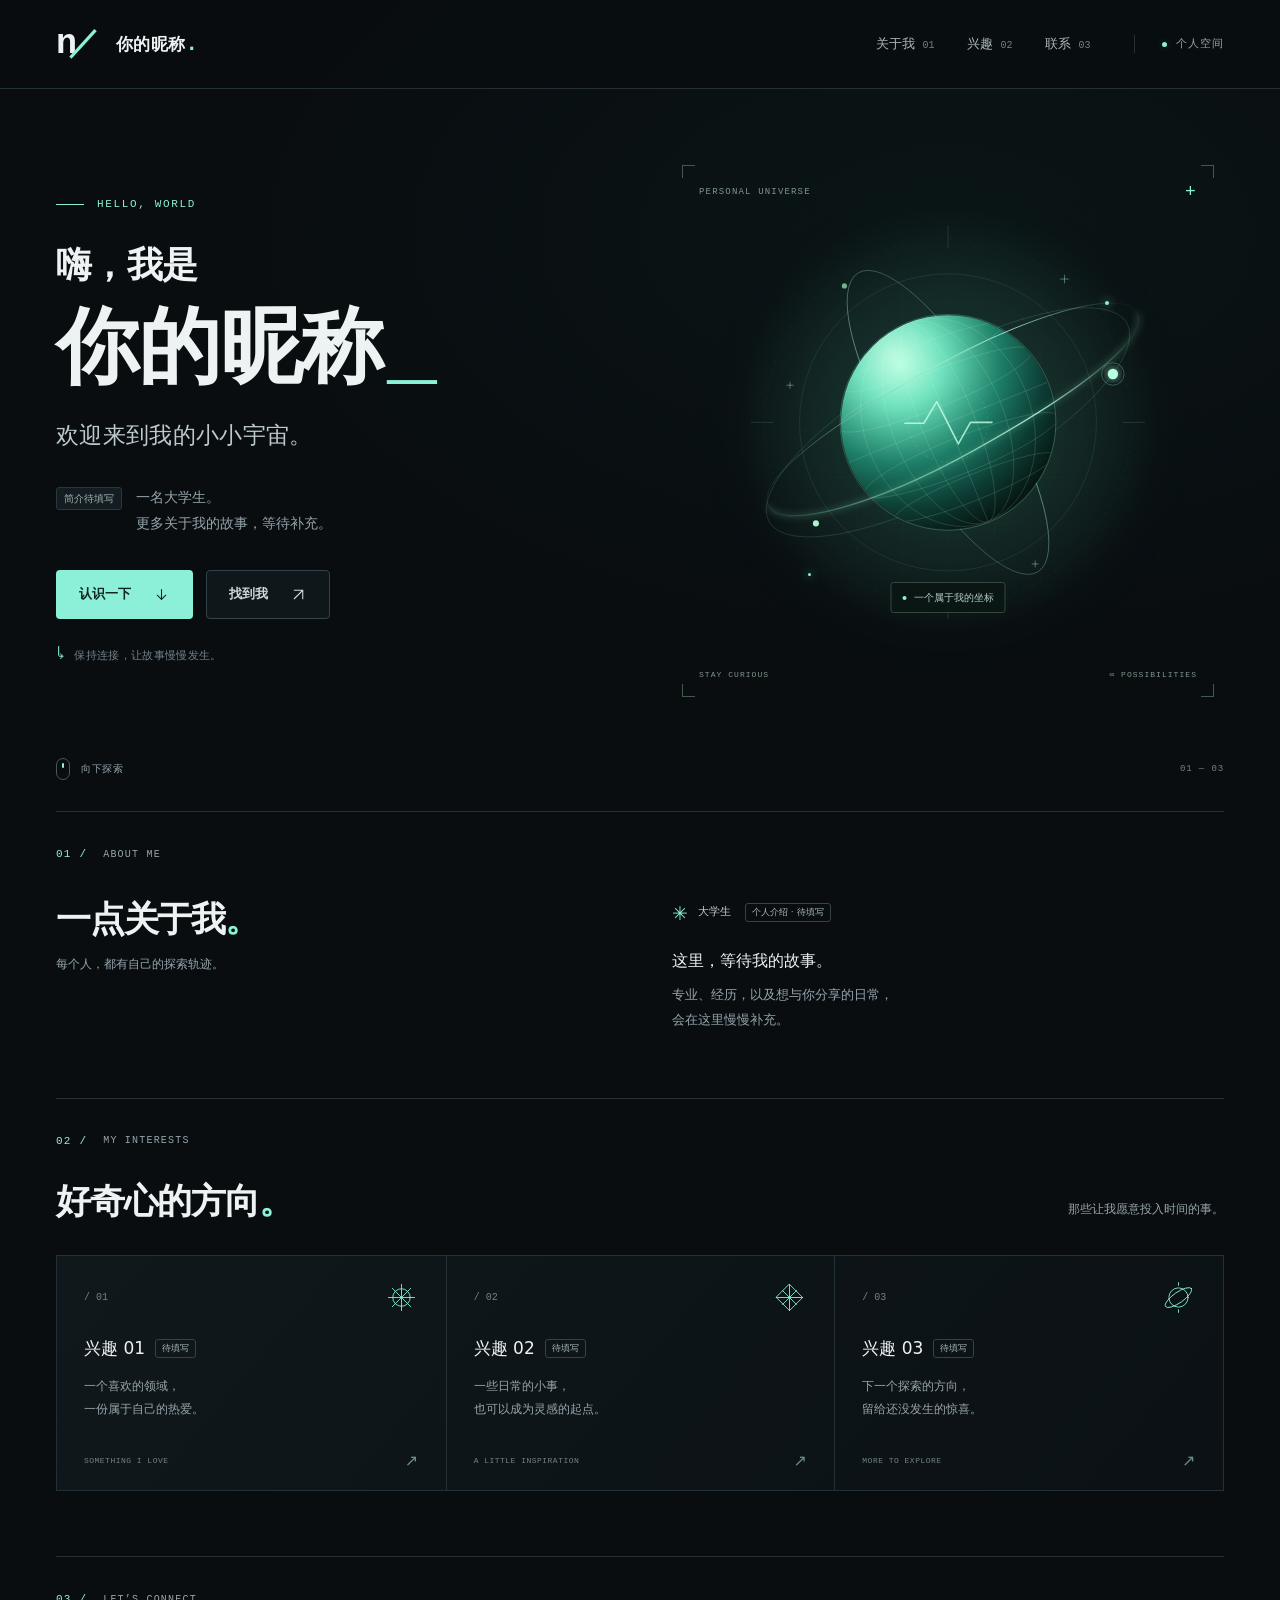
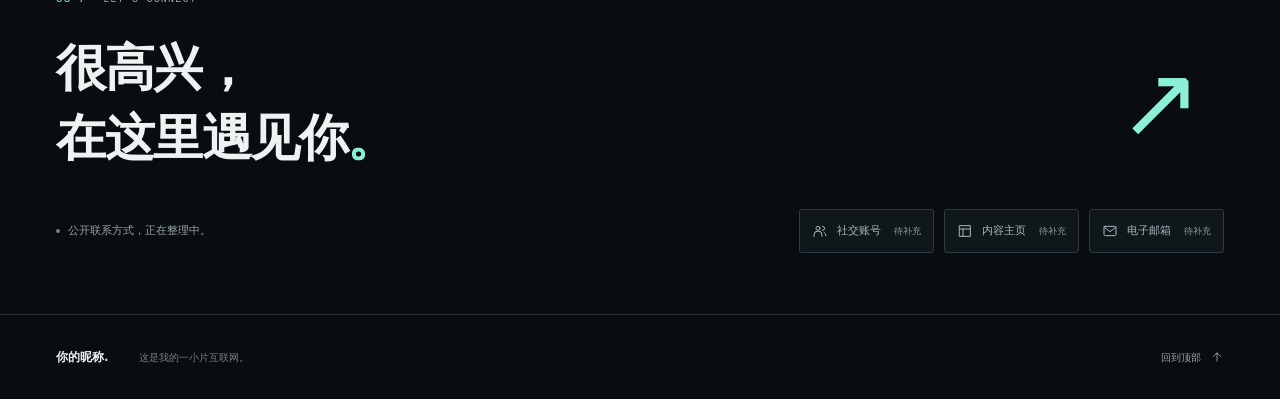
<file: index.html>
<!DOCTYPE html>
<html lang="zh-CN">
<head>
  <meta charset="utf-8">
  <meta name="viewport" content="width=device-width, initial-scale=1">
  <meta name="theme-color" content="#090d10">
  <meta name="description" content="我的个人空间。在这里，认识我、了解我的兴趣，找到与我联系的方式。">
  <title>你的昵称 · 个人空间</title>
  <link rel="icon" href="assets/favicon.svg" type="image/svg+xml">
  <link rel="stylesheet" href="styles.css">
  <script src="script.js" defer></script>
</head>
<body>
  <a class="skip-link" href="#main">跳到主要内容</a>

  <header class="site-header">
    <div class="container header-inner">
      <a class="brand" href="#home" aria-label="你的昵称，返回首页">
        <span class="brand-symbol" aria-hidden="true">n<span>／</span></span>
        <span class="brand-name">你的昵称<span class="brand-dot">.</span></span>
      </a>

      <button class="nav-toggle" type="button" aria-expanded="false" aria-controls="site-nav" aria-label="打开导航菜单">
        <span></span><span></span>
      </button>

      <nav class="site-nav" id="site-nav" aria-label="主要导航">
        <a href="#about">关于我<span>01</span></a>
        <a href="#interests">兴趣<span>02</span></a>
        <a href="#contact">联系<span>03</span></a>
      </nav>
      <span class="header-note"><span aria-hidden="true"></span>个人空间</span>
    </div>
  </header>

  <main id="main" tabindex="-1">
    <section class="hero container" id="home" aria-labelledby="hero-heading">
      <div class="hero-copy">
        <p class="eyebrow hero-eyebrow"><span class="short-line" aria-hidden="true"></span> HELLO, WORLD</p>
        <h1 id="hero-heading"><span class="greeting">嗨，我是</span><span class="nickname">你的昵称<span class="cursor" aria-hidden="true">_</span></span></h1>
        <p class="hero-statement">欢迎来到我的小小宇宙。</p>
        <div class="hero-description">
          <span class="tiny-label">简介待填写</span>
          <p>一名大学生。<br>更多关于我的故事，等待补充。</p>
        </div>
        <div class="hero-actions">
          <a class="button button-primary" href="#about">认识一下<svg viewBox="0 0 24 24" aria-hidden="true"><path d="M12 5v14m-6-6 6 6 6-6"/></svg></a>
          <a class="button button-secondary" href="#contact">找到我<svg viewBox="0 0 24 24" aria-hidden="true"><path d="M6 18 18 6M6 6h12v12"/></svg></a>
        </div>
        <p class="hero-footnote"><span aria-hidden="true">↳</span> 保持连接，让故事慢慢发生。</p>
      </div>

      <div class="hero-art" aria-hidden="true">
        <div class="art-grid"></div>
        <span class="art-corner corner-tl"></span><span class="art-corner corner-tr"></span>
        <span class="art-corner corner-bl"></span><span class="art-corner corner-br"></span>
        <div class="art-topline"><span>PERSONAL UNIVERSE</span><span class="art-cross">+</span></div>
        <div class="orbital-scene">
          <div class="orbital-halo"></div>
          <img class="planet" src="assets/orbit.svg" alt="" width="600" height="600" fetchpriority="high">
          <span class="orbit-marker marker-one"></span><span class="orbit-marker marker-two"></span>
        </div>
        <div class="art-tag"><span class="tag-dot"></span>一个属于我的坐标</div>
        <div class="art-bottomline"><span>STAY CURIOUS</span><span>∞ POSSIBILITIES</span></div>
      </div>
      <a class="scroll-cue" href="#about"><span class="scroll-track" aria-hidden="true"><span></span></span>向下探索<span class="scroll-number" aria-hidden="true">01 — 03</span></a>
    </section>

    <div class="container">
      <section class="about section-block" id="about" aria-labelledby="about-heading" tabindex="-1">
        <div class="section-marker"><span class="section-number">01 /</span><span>ABOUT ME</span></div>
        <div class="about-layout">
          <div>
            <h2 id="about-heading">一点关于我<span class="accent">。</span></h2>
            <p class="section-subtitle">每个人，都有自己的探索轨迹。</p>
          </div>
          <div class="about-copy">
            <div class="profile-label"><span class="mini-orbit" aria-hidden="true">✳</span><span>大学生</span><span class="placeholder-tag">个人介绍 · 待填写</span></div>
            <p>这里，等待我的故事。</p>
            <p class="muted">专业、经历，以及想与你分享的日常，<br class="desktop-break">会在这里慢慢补充。</p>
          </div>
        </div>
      </section>

      <section class="interests section-block" id="interests" aria-labelledby="interests-heading" tabindex="-1">
        <div class="section-marker"><span class="section-number">02 /</span><span>MY INTERESTS</span></div>
        <div class="section-heading-row">
          <h2 id="interests-heading">好奇心的方向<span class="accent">。</span></h2>
          <p class="section-subtitle">那些让我愿意投入时间的事。</p>
        </div>
        <div class="interest-grid">
          <article class="interest-item">
            <div class="interest-top"><span class="interest-index">/ 01</span><svg viewBox="0 0 40 40" aria-hidden="true"><path d="M20 5v30M5 20h30M9.4 9.4l21.2 21.2M9.4 30.6 30.6 9.4"/><circle cx="20" cy="20" r="10"/></svg></div>
            <h3>兴趣 01<span class="placeholder-tag">待填写</span></h3>
            <p>一个喜欢的领域，<br>一份属于自己的热爱。</p>
            <span class="interest-bottom" aria-hidden="true">SOMETHING I LOVE<span>↗</span></span>
          </article>
          <article class="interest-item">
            <div class="interest-top"><span class="interest-index">/ 02</span><svg viewBox="0 0 40 40" aria-hidden="true"><path d="m20 5 15 15-15 15L5 20Zm0 0v30M5 20h30"/><path d="m12 12 16 16m0-16L12 28"/></svg></div>
            <h3>兴趣 02<span class="placeholder-tag">待填写</span></h3>
            <p>一些日常的小事，<br>也可以成为灵感的起点。</p>
            <span class="interest-bottom" aria-hidden="true">A LITTLE INSPIRATION<span>↗</span></span>
          </article>
          <article class="interest-item">
            <div class="interest-top"><span class="interest-index">/ 03</span><svg viewBox="0 0 40 40" aria-hidden="true"><circle cx="20" cy="20" r="11"/><ellipse cx="20" cy="20" rx="18" ry="6" transform="rotate(-35 20 20)"/><path d="M20 3v3m0 28v3"/></svg></div>
            <h3>兴趣 03<span class="placeholder-tag">待填写</span></h3>
            <p>下一个探索的方向，<br>留给还没发生的惊喜。</p>
            <span class="interest-bottom" aria-hidden="true">MORE TO EXPLORE<span>↗</span></span>
          </article>
        </div>
      </section>

      <section class="contact section-block" id="contact" aria-labelledby="contact-heading" tabindex="-1">
        <div class="section-marker"><span class="section-number">03 /</span><span>LET’S CONNECT</span></div>
        <div class="contact-intro">
          <h2 id="contact-heading">很高兴，<br>在这里遇见你<span class="accent">。</span></h2>
          <span class="contact-arrow" aria-hidden="true">↗</span>
        </div>
        <div class="contact-bottom">
          <p class="contact-note"><span aria-hidden="true"></span>公开联系方式，正在整理中。</p>
          <div class="social-links" aria-label="联系方式，暂未提供">
            <!-- 补齐资料后，将对应 button 替换为带真实 href 的 a 标签，详见使用说明。 -->
            <button type="button" class="social-link" disabled><svg viewBox="0 0 24 24" aria-hidden="true"><circle cx="9" cy="8" r="3"/><path d="M3 20v-2a6 6 0 0 1 12 0v2m1-15a3 3 0 0 1 0 6m2 3a6 6 0 0 1 3 5"/></svg><span>社交账号</span><span class="social-status">待补充</span></button>
            <button type="button" class="social-link" disabled><svg viewBox="0 0 24 24" aria-hidden="true"><path d="M4 4h16v16H4Zm0 5h16M9 9v11"/></svg><span>内容主页</span><span class="social-status">待补充</span></button>
            <button type="button" class="social-link" disabled><svg viewBox="0 0 24 24" aria-hidden="true"><rect x="3" y="5" width="18" height="14" rx="2"/><path d="m3 6 9 7 9-7"/></svg><span>电子邮箱</span><span class="social-status">待补充</span></button>
          </div>
        </div>
      </section>
    </div>
  </main>

  <footer class="site-footer">
    <div class="container footer-inner">
      <a class="footer-brand" href="#home">你的昵称<span class="accent">.</span></a>
      <p>这是我的一小片互联网。</p>
      <a class="back-to-top" href="#home">回到顶部<svg viewBox="0 0 24 24" aria-hidden="true"><path d="M12 19V5m-6 6 6-6 6 6"/></svg></a>
    </div>
  </footer>
</body>
</html>
</file>
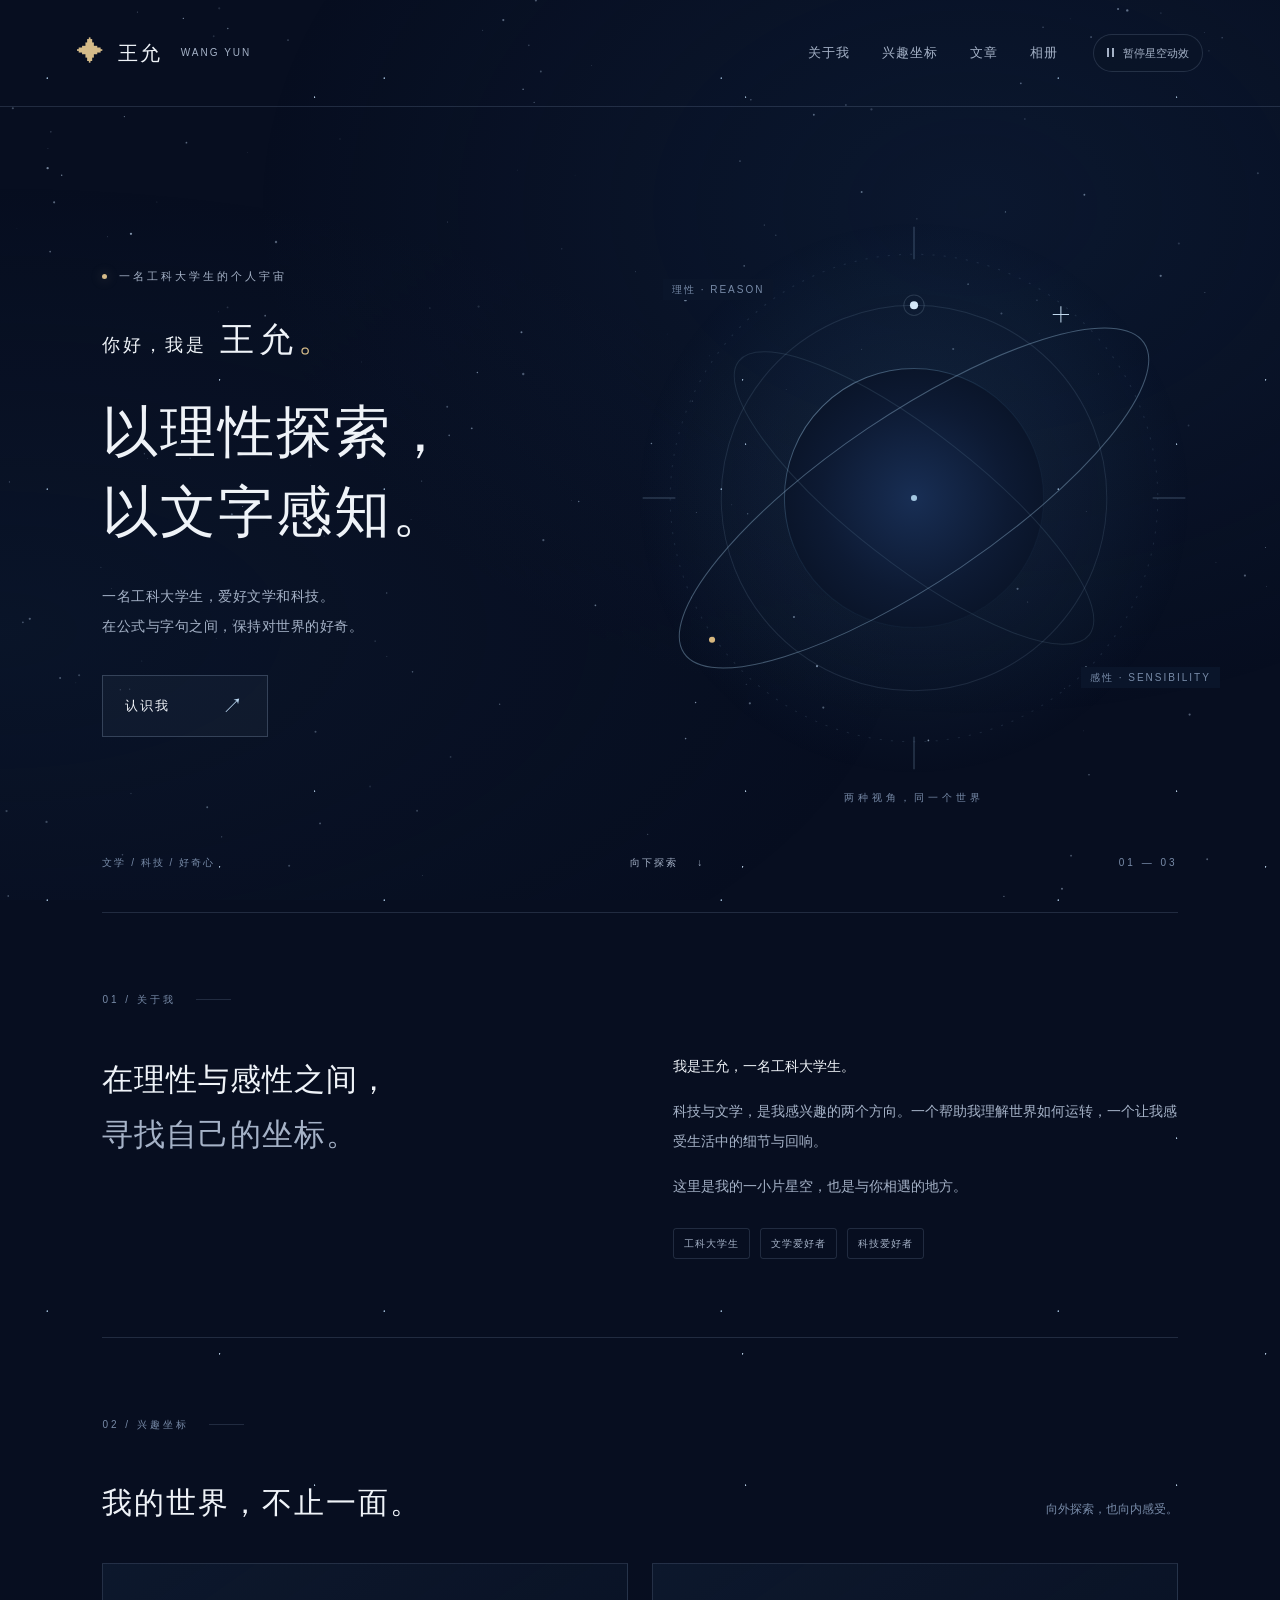
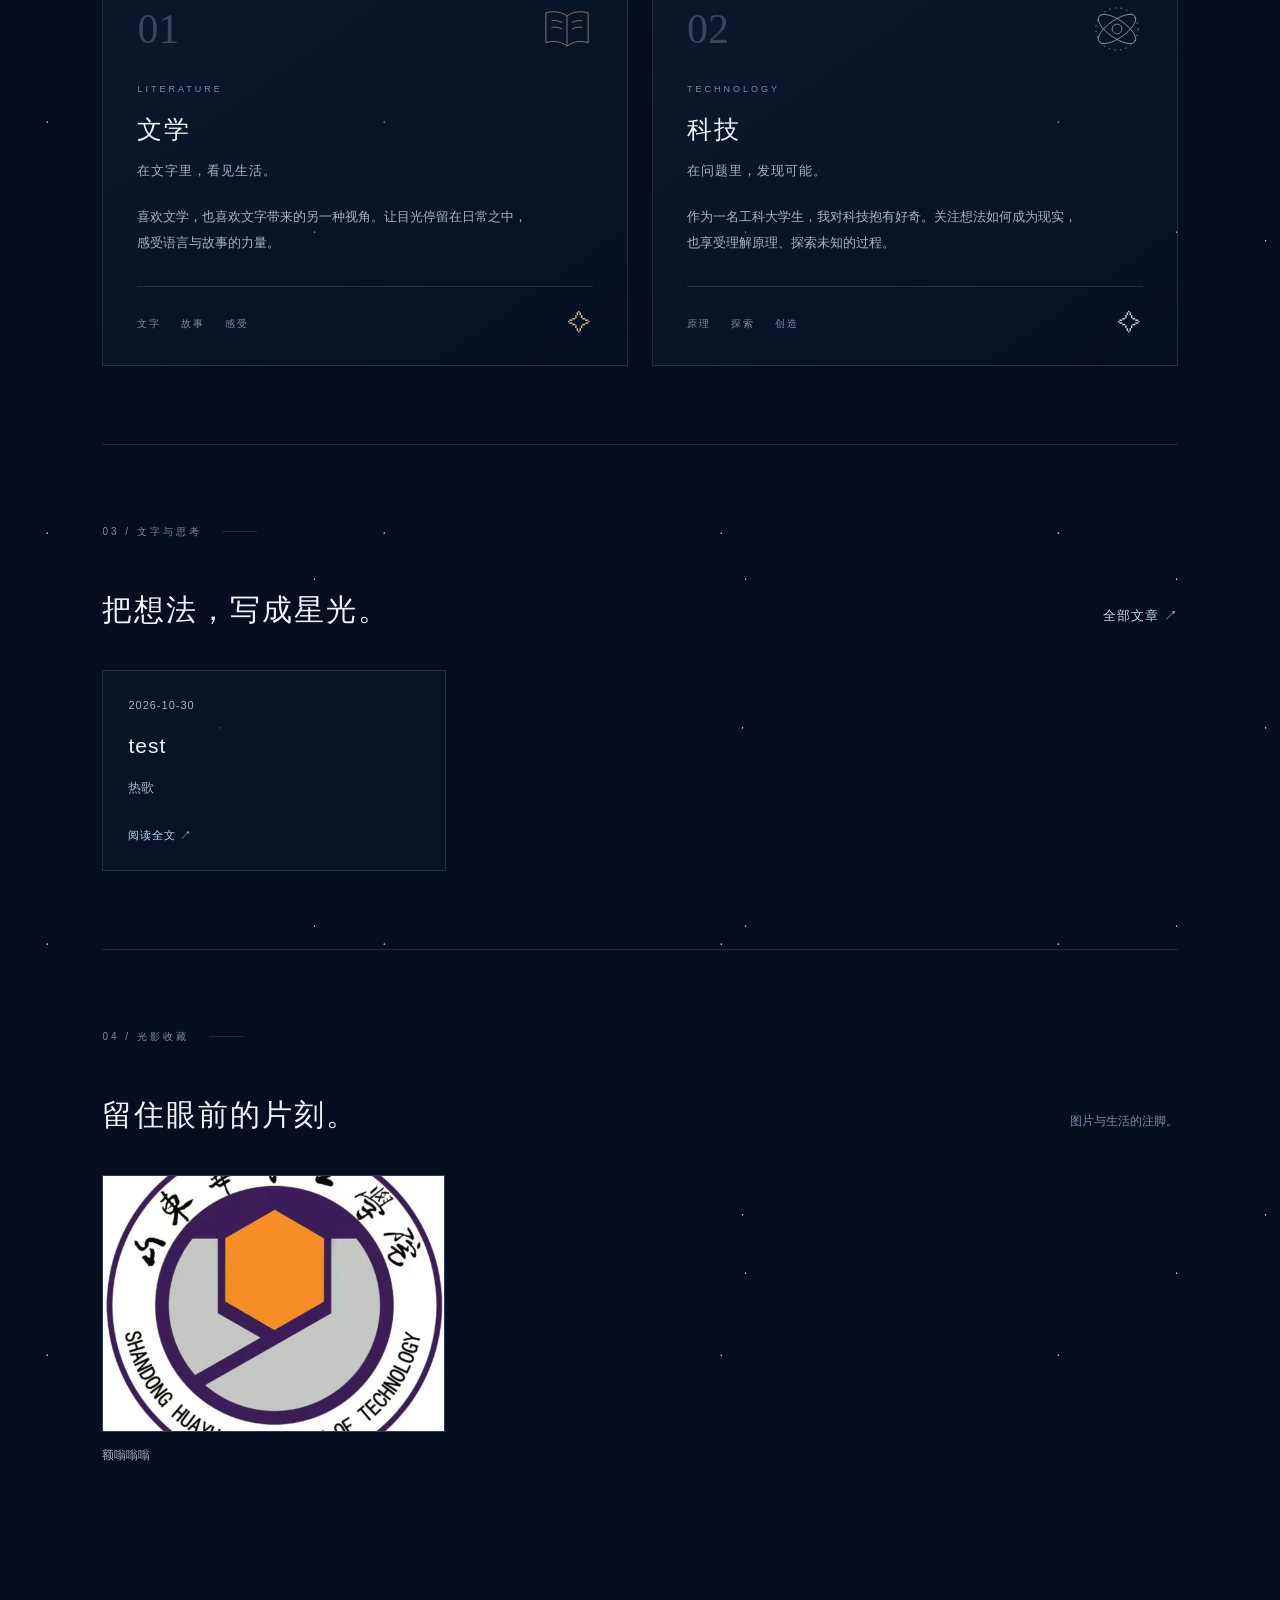
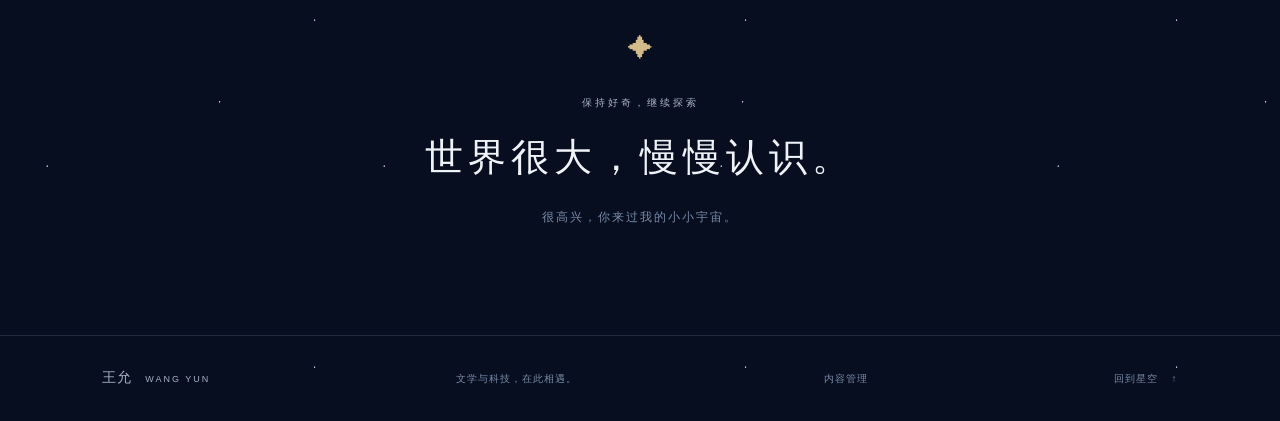
<file: wangyun/index.html>
<!doctype html>
<html lang="zh-CN">
<head>
  <meta charset="utf-8">
  <meta name="viewport" content="width=device-width, initial-scale=1">
  <meta name="theme-color" content="#070e20">
  <meta name="description" content="王允的个人网站。一名工科大学生，爱好文学和科技。在理性与感性之间，保持好奇。">
  <title>王允 · 在理性与感性之间</title>
  <link rel="icon" href="./favicon.svg" type="image/svg+xml">
  <link rel="stylesheet" href="./styles.css">
  <link rel="stylesheet" href="./content.css">
  <script src="./script.js" defer></script>
  <script src="./content.js" defer></script>
</head>
<body>
  <a class="skip-link" href="#main">跳到正文</a>
  <canvas id="starfield" aria-hidden="true"></canvas>
  <div class="atmosphere" aria-hidden="true"></div>

  <header class="site-header">
    <a class="wordmark" href="#home" aria-label="王允，返回首页"><span class="mark" aria-hidden="true">✦</span> 王允<span class="wordmark-latin">WANG YUN</span></a>
    <nav aria-label="主导航">
      <a href="#about">关于我</a>
      <a href="#interests">兴趣坐标</a>
      <a href="#writing">文章</a>
      <a href="#gallery">相册</a>
    </nav>
    <button id="motion-toggle" class="motion-toggle" type="button" aria-pressed="false" hidden><span class="motion-icon" aria-hidden="true"></span><span class="motion-label">开启星空动效</span></button>
  </header>

  <main id="main">
    <section id="home" class="hero" aria-labelledby="hero-title">
      <div class="hero-copy">
        <p class="eyebrow"><span class="tiny-star" aria-hidden="true"></span> 一名工科大学生的个人宇宙</p>
        <h1 id="hero-title">你好，我是<span class="name">王允<span class="name-dot">。</span></span></h1>
        <p class="hero-statement">以理性探索，<br>以文字感知。</p>
        <p class="hero-description">一名工科大学生，爱好文学和科技。<br>在公式与字句之间，保持对世界的好奇。</p>
        <a class="primary-link" href="#about">认识我 <span aria-hidden="true">↗</span></a>
      </div>
      <div class="cosmos" aria-hidden="true">
        <svg class="orbit-art" viewBox="0 0 600 600" fill="none">
          <defs>
            <radialGradient id="planet"><stop stop-color="#182e54"/><stop offset=".72" stop-color="#0d1a33"/><stop offset="1" stop-color="#0a152a"/></radialGradient>
            <linearGradient id="rim" x1="180" y1="160" x2="410" y2="420" gradientUnits="userSpaceOnUse"><stop stop-color="#bad7ef" stop-opacity=".7"/><stop offset=".45" stop-color="#477ca4" stop-opacity=".12"/><stop offset="1" stop-color="#477ca4" stop-opacity=".02"/></linearGradient>
            <radialGradient id="halo"><stop stop-color="#4a83b0" stop-opacity=".17"/><stop offset="1" stop-color="#4a83b0" stop-opacity="0"/></radialGradient>
          </defs>
          <circle cx="300" cy="300" r="272" fill="url(#halo)"/>
          <circle cx="300" cy="300" r="239" stroke="#8aaccb" stroke-opacity=".14" stroke-dasharray="2 9"/>
          <circle cx="300" cy="300" r="189" stroke="#8aaccb" stroke-opacity=".15"/>
          <path d="M300 34V66M300 534V566M34 300H66M534 300H566" stroke="#8aaccb" stroke-opacity=".38"/>
          <circle cx="300" cy="300" r="127" fill="url(#planet)" stroke="url(#rim)"/>
          <ellipse cx="300" cy="300" rx="272" ry="82" transform="rotate(-34 300 300)" stroke="#9ec4e1" stroke-opacity=".38"/>
          <ellipse cx="300" cy="300" rx="218" ry="64" transform="rotate(38 300 300)" stroke="#9ec4e1" stroke-opacity=".13"/>
          <g class="orbital-traveler"><circle cx="300" cy="111" r="4" fill="#d4e8f9"/><circle cx="300" cy="111" r="10" stroke="#c8e4f9" stroke-opacity=".15"/></g>
          <circle cx="102" cy="439" r="3" fill="#d7b77e"/>
          <path d="M444 112V128M436 120H452" stroke="#c1d9ed"/>
          <circle cx="300" cy="300" r="3" fill="#a4c7e1"/>
        </svg>
        <span class="orbit-caption caption-top">理性 · REASON</span>
        <span class="orbit-caption caption-bottom">感性 · SENSIBILITY</span>
        <span class="cosmos-footnote">两种视角，同一个世界</span>
      </div>
      <div class="hero-bottom"><span>文学 / 科技 / 好奇心</span><a href="#about">向下探索 <span aria-hidden="true">↓</span></a><span class="hero-index">01 — 03</span></div>
    </section>

    <section id="about" class="about section" aria-labelledby="about-title">
      <div class="section-label"><span>01 / 关于我</span><span class="label-line"></span></div>
      <div class="about-content">
        <h2 id="about-title">在理性与感性之间，<br><span>寻找自己的坐标。</span></h2>
        <div class="about-text"><p>我是王允，一名工科大学生。</p><p>科技与文学，是我感兴趣的两个方向。一个帮助我理解世界如何运转，一个让我感受生活中的细节与回响。</p><p>这里是我的一小片星空，也是与你相遇的地方。</p><div class="identity-tags"><span>工科大学生</span><span>文学爱好者</span><span>科技爱好者</span></div></div>
      </div>
    </section>

    <section id="interests" class="interests section" aria-labelledby="interests-title">
      <div class="section-label"><span>02 / 兴趣坐标</span><span class="label-line"></span></div>
      <div class="section-heading"><h2 id="interests-title">我的世界，不止一面。</h2><p>向外探索，也向内感受。</p></div>
      <div class="interest-grid">
        <article class="interest literature"><div class="interest-top"><span class="interest-number">01</span><svg viewBox="0 0 64 64" aria-hidden="true" fill="none"><path d="M32 16C24 10 14 10 6 12V49C15 46 24 47 32 53C40 47 49 46 58 49V12C50 10 40 10 32 16ZM32 16V53"/><path d="M13 22C17 21 23 22 26 24M13 30C17 29 23 30 26 32M38 24C42 22 47 21 51 22M38 32C42 30 47 29 51 30"/></svg></div><p class="interest-en">LITERATURE</p><h3>文学<span>在文字里，看见生活。</span></h3><p class="interest-description">喜欢文学，也喜欢文字带来的另一种视角。让目光停留在日常之中，感受语言与故事的力量。</p><div class="interest-bottom"><span>文字</span><span>故事</span><span>感受</span><span class="four-point" aria-hidden="true">✧</span></div></article>
        <article class="interest technology"><div class="interest-top"><span class="interest-number">02</span><svg viewBox="0 0 64 64" aria-hidden="true" fill="none"><circle cx="32" cy="32" r="6"/><ellipse cx="32" cy="32" rx="27" ry="11" transform="rotate(-35 32 32)"/><ellipse cx="32" cy="32" rx="27" ry="11" transform="rotate(35 32 32)"/><circle cx="32" cy="32" r="26" stroke-dasharray="2 5"/></svg></div><p class="interest-en">TECHNOLOGY</p><h3>科技<span>在问题里，发现可能。</span></h3><p class="interest-description">作为一名工科大学生，我对科技抱有好奇。关注想法如何成为现实，也享受理解原理、探索未知的过程。</p><div class="interest-bottom"><span>原理</span><span>探索</span><span>创造</span><span class="four-point" aria-hidden="true">✧</span></div></article>
      </div>
    </section>

    <section id="writing" class="section" aria-labelledby="writing-title">
      <div class="section-label"><span>03 / 文字与思考</span><span class="label-line"></span></div>
      <div class="section-heading"><h2 id="writing-title">把想法，写成星光。</h2><a class="text-link" href="./article.html">全部文章 <span aria-hidden="true">↗</span></a></div>
      <div id="posts-list" class="post-grid" data-posts data-limit="3" aria-live="polite"><p class="loading-state">正在翻开文章……</p></div>
      <noscript><p>文章列表需要启用 JavaScript 后查看。</p></noscript>
    </section>
    <section id="gallery" class="section" aria-labelledby="gallery-title">
      <div class="section-label"><span>04 / 光影收藏</span><span class="label-line"></span></div>
      <div class="section-heading"><h2 id="gallery-title">留住眼前的片刻。</h2><p>图片与生活的注脚。</p></div>
      <div id="gallery-grid" class="gallery-grid" aria-live="polite"><p class="loading-state">正在展开相册……</p></div>
      <noscript><p>相册需要启用 JavaScript 后查看。</p></noscript>
    </section>
    <dialog id="photo-dialog" aria-labelledby="photo-caption">
      <div class="photo-toolbar"><span id="photo-count"></span><button type="button" id="photo-close" autofocus>关闭 <span aria-hidden="true">×</span></button></div>
      <img id="photo-full" alt="">
      <div class="photo-controls"><button type="button" id="photo-prev" aria-label="上一张图片">←</button><p id="photo-caption"></p><button type="button" id="photo-next" aria-label="下一张图片">→</button></div>
    </dialog>
    <section class="closing" aria-labelledby="closing-title"><span class="closing-star" aria-hidden="true">✦</span><p class="eyebrow">保持好奇，继续探索</p><h2 id="closing-title">世界很大，<br class="mobile-break">慢慢认识。</h2><p>很高兴，你来过我的小小宇宙。</p></section>
  </main>
  <footer class="site-footer"><a class="footer-name" href="#home">王允 <span>WANG YUN</span></a><span>文学与科技，在此相遇。</span><a href="./admin.html">内容管理</a><a href="#home">回到星空 <span aria-hidden="true">↑</span></a></footer>
</body>
</html>
</file>
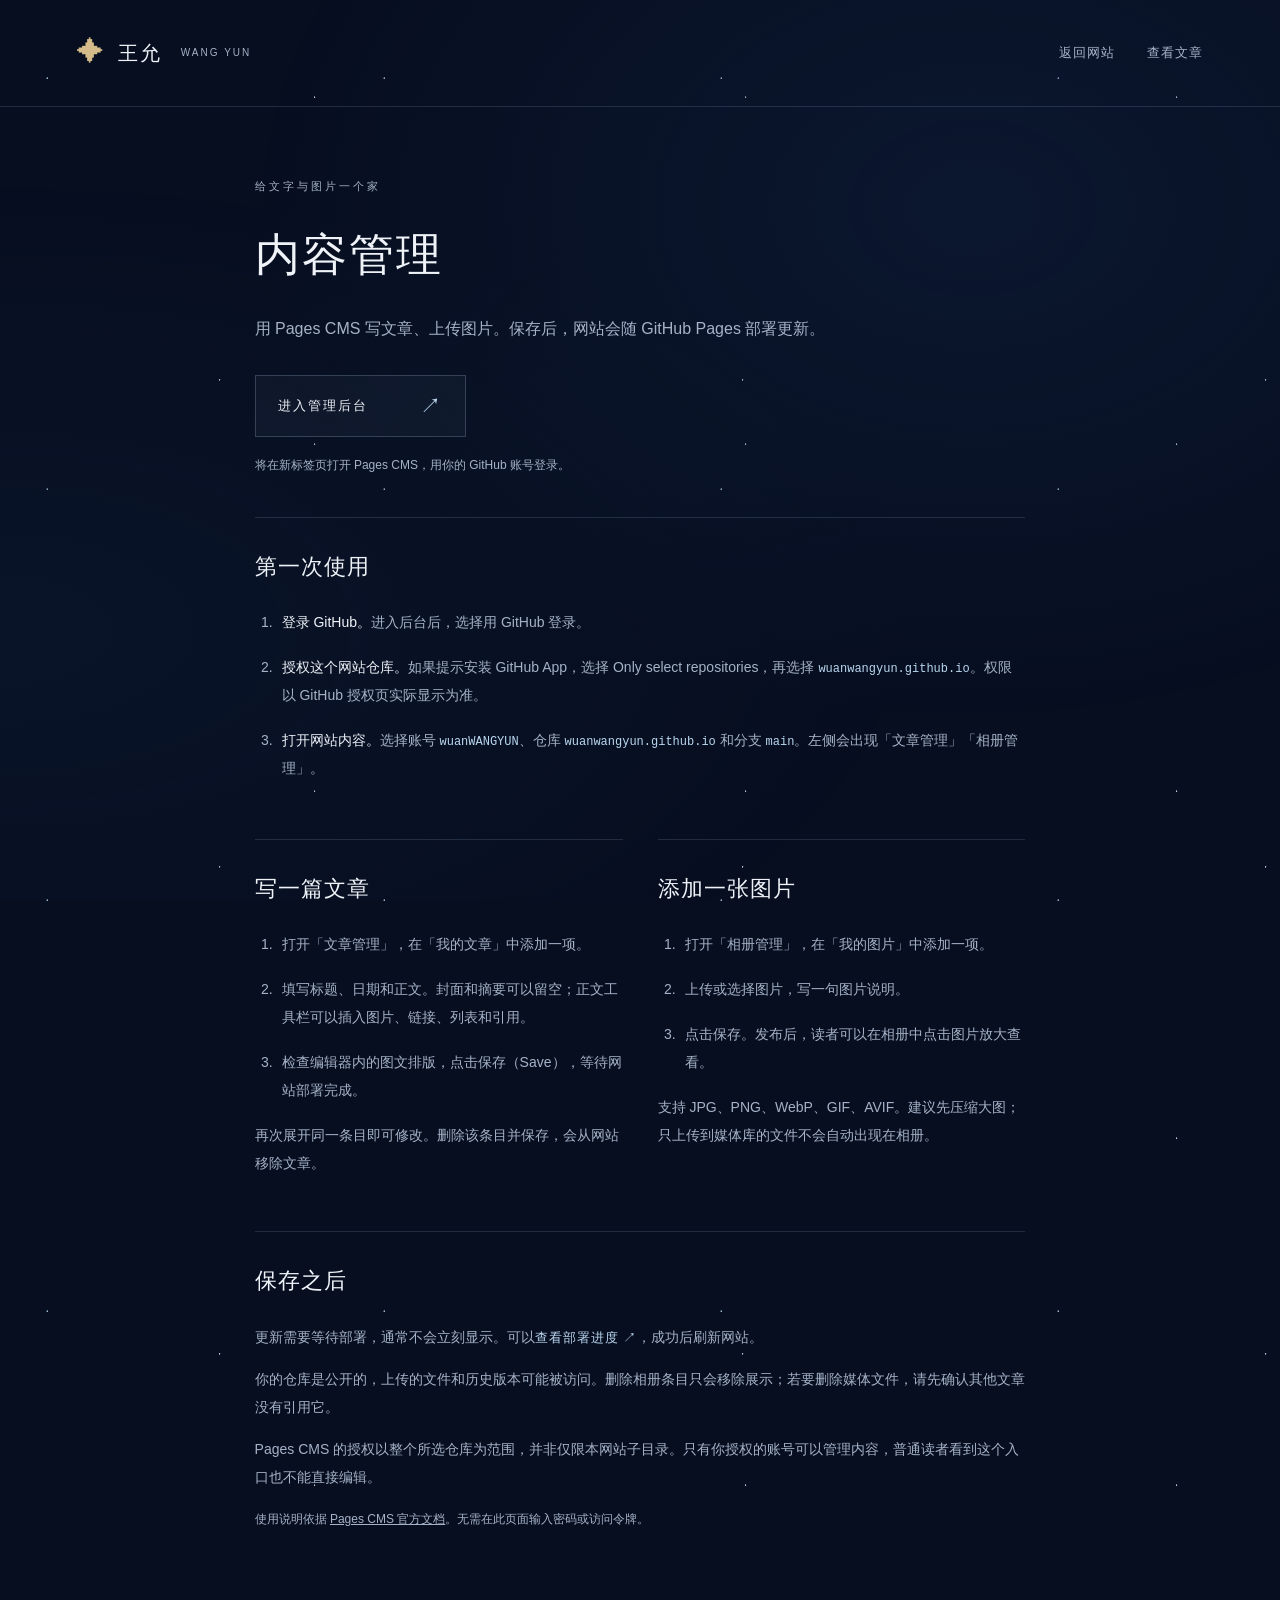
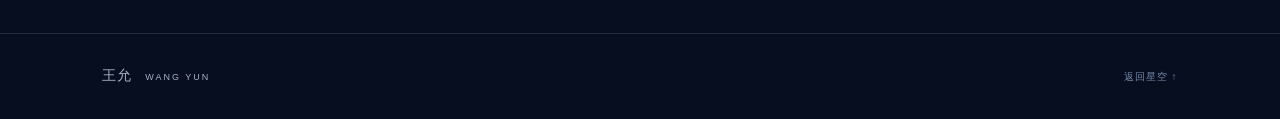
<file: wangyun/admin.html>
<!doctype html>
<html lang="zh-CN">
<head>
  <meta charset="utf-8"><meta name="viewport" content="width=device-width, initial-scale=1"><meta name="robots" content="noindex">
  <meta name="theme-color" content="#070e20"><title>内容管理 · 王允</title>
  <link rel="icon" href="./favicon.svg" type="image/svg+xml"><link rel="stylesheet" href="./styles.css"><link rel="stylesheet" href="./content.css">
</head>
<body class="reading-page">
  <a class="skip-link" href="#main">跳到正文</a><div class="atmosphere" aria-hidden="true"></div>
  <header class="site-header"><a class="wordmark" href="./index.html"><span class="mark" aria-hidden="true">✦</span> 王允<span class="wordmark-latin">WANG YUN</span></a><nav aria-label="主导航"><a href="./index.html">返回网站</a><a href="./article.html">查看文章</a></nav></header>
  <main id="main" class="admin-main">
    <p class="eyebrow">给文字与图片一个家</p><h1>内容管理</h1><p class="admin-intro">用 Pages CMS 写文章、上传图片。保存后，网站会随 GitHub Pages 部署更新。</p>
    <a id="cms-link" class="primary-link" href="https://app.pagescms.org/" target="_blank" rel="noopener noreferrer">进入管理后台 <span aria-hidden="true">↗</span></a><p class="small-note">将在新标签页打开 Pages CMS，用你的 GitHub 账号登录。</p>
    <section class="admin-section" aria-labelledby="first-use"><h2 id="first-use">第一次使用</h2><ol class="guide-list"><li><strong>登录 GitHub。</strong>进入后台后，选择用 GitHub 登录。</li><li><strong>授权这个网站仓库。</strong>如果提示安装 GitHub App，选择 Only select repositories，再选择 <code>wuanwangyun.github.io</code>。权限以 GitHub 授权页实际显示为准。</li><li><strong>打开网站内容。</strong>选择账号 <code>wuanWANGYUN</code>、仓库 <code>wuanwangyun.github.io</code> 和分支 <code>main</code>。左侧会出现「文章管理」「相册管理」。</li></ol></section>
    <div class="admin-columns"><section class="admin-section"><h2>写一篇文章</h2><ol class="guide-list"><li>打开「文章管理」，在「我的文章」中添加一项。</li><li>填写标题、日期和正文。封面和摘要可以留空；正文工具栏可以插入图片、链接、列表和引用。</li><li>检查编辑器内的图文排版，点击保存（Save），等待网站部署完成。</li></ol><p>再次展开同一条目即可修改。删除该条目并保存，会从网站移除文章。</p></section><section class="admin-section"><h2>添加一张图片</h2><ol class="guide-list"><li>打开「相册管理」，在「我的图片」中添加一项。</li><li>上传或选择图片，写一句图片说明。</li><li>点击保存。发布后，读者可以在相册中点击图片放大查看。</li></ol><p>支持 JPG、PNG、WebP、GIF、AVIF。建议先压缩大图；只上传到媒体库的文件不会自动出现在相册。</p></section></div>
    <section class="admin-section"><h2>保存之后</h2><p>更新需要等待部署，通常不会立刻显示。可以<a class="text-link" href="https://github.com/wuanWANGYUN/wuanwangyun.github.io/actions" target="_blank" rel="noopener noreferrer">查看部署进度 ↗</a>，成功后刷新网站。</p><p>你的仓库是公开的，上传的文件和历史版本可能被访问。删除相册条目只会移除展示；若要删除媒体文件，请先确认其他文章没有引用它。</p><p>Pages CMS 的授权以整个所选仓库为范围，并非仅限本网站子目录。只有你授权的账号可以管理内容，普通读者看到这个入口也不能直接编辑。</p></section>
    <p class="small-note">使用说明依据 <a href="https://pagescms.org/docs/quick-start/" target="_blank" rel="noopener noreferrer">Pages CMS 官方文档</a>。无需在此页面输入密码或访问令牌。</p>
  </main><footer class="site-footer"><a class="footer-name" href="./index.html">王允 <span>WANG YUN</span></a><a href="./index.html">返回星空 ↑</a></footer>
</body>
</html>
</file>
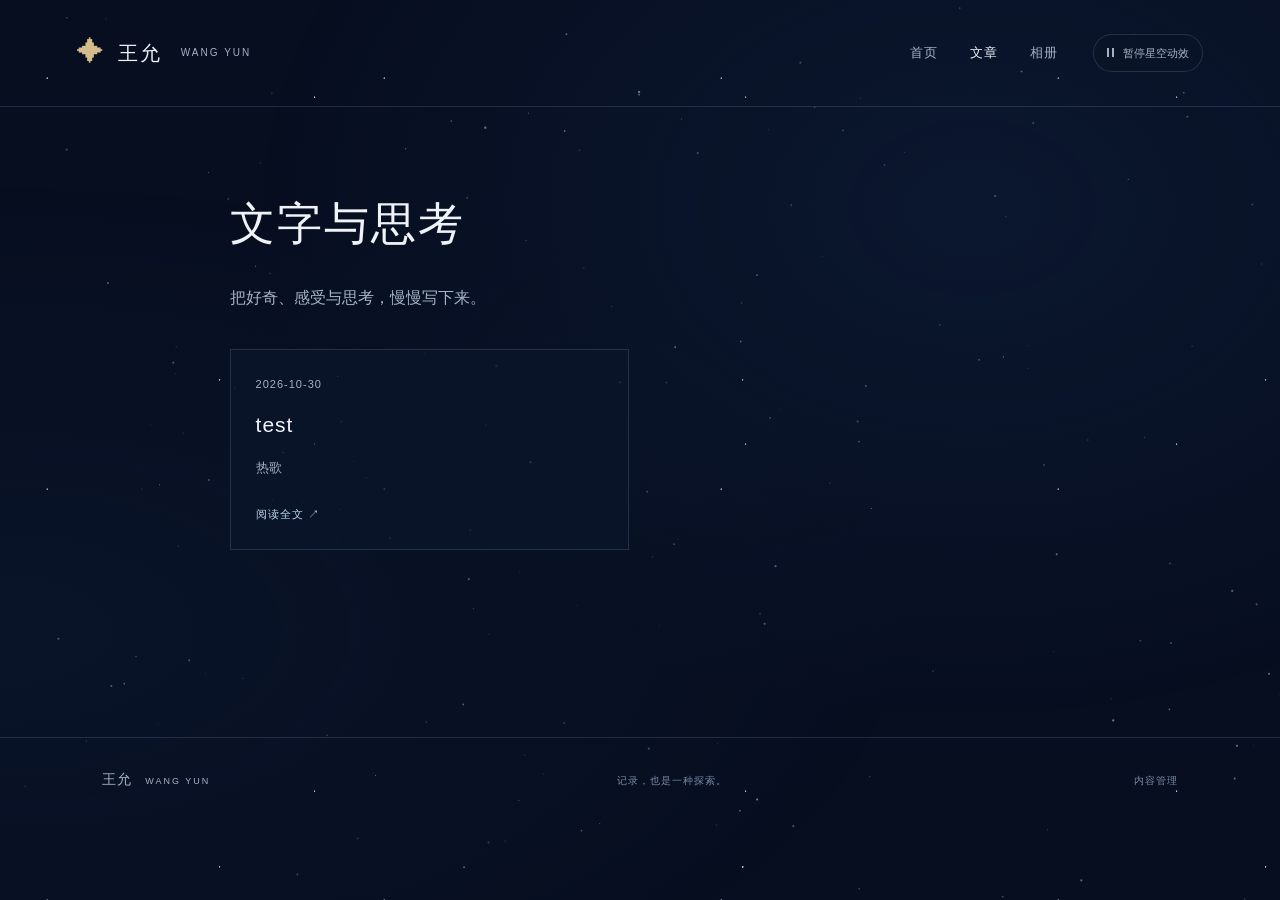
<file: wangyun/article.html>
<!doctype html>
<html lang="zh-CN">
<head>
  <meta charset="utf-8"><meta name="viewport" content="width=device-width, initial-scale=1">
  <meta name="theme-color" content="#070e20"><meta name="description" content="王允的文字与思考，记录文学、科技与生活。">
  <title>文章 · 王允</title>
  <link rel="icon" href="./favicon.svg" type="image/svg+xml"><link rel="stylesheet" href="./styles.css"><link rel="stylesheet" href="./content.css">
  <script src="./script.js" defer></script><script src="./content.js" defer></script>
</head>
<body class="reading-page">
  <a class="skip-link" href="#main">跳到正文</a><canvas id="starfield" aria-hidden="true"></canvas><div class="atmosphere" aria-hidden="true"></div>
  <header class="site-header"><a class="wordmark" href="./index.html#home"><span class="mark" aria-hidden="true">✦</span> 王允<span class="wordmark-latin">WANG YUN</span></a><nav aria-label="主导航"><a href="./index.html">首页</a><a href="./article.html" aria-current="page">文章</a><a href="./index.html#gallery">相册</a></nav><button id="motion-toggle" class="motion-toggle" type="button" aria-pressed="false" hidden><span class="motion-icon" aria-hidden="true"></span><span class="motion-label">开启星空动效</span></button></header>
  <main id="main" class="reading-main"><div id="article-view" aria-live="polite"><p class="loading-state">正在翻开文章……</p></div><noscript><p>文章阅读需要启用 JavaScript。你仍可以<a href="./index.html">返回首页</a>。</p></noscript></main>
  <footer class="site-footer"><a class="footer-name" href="./index.html">王允 <span>WANG YUN</span></a><span>记录，也是一种探索。</span><a href="./admin.html">内容管理</a></footer>
</body>
</html>
</file>
<file: styles.css>
@charset "UTF-8";

:root {
  color-scheme: dark;
  --bg: #090d10;
  --surface: #0e1418;
  --text: #edf2f3;
  --muted: #96a5ac;
  --subtle: #71828a;
  --accent: #8bf0d7;
  --line: #243037;
  --font: "Segoe UI", "Microsoft YaHei", "PingFang SC", system-ui, sans-serif;
  --mono: "Cascadia Code", Consolas, "SFMono-Regular", monospace;
}

*, *::before, *::after { box-sizing: border-box; }
html { scroll-behavior: smooth; scroll-padding-top: 110px; }
body { margin: 0; background: var(--bg); color: var(--text); font: 15px/1.7 var(--font); -webkit-font-smoothing: antialiased; }
body::before { content: ""; position: absolute; top: 0; left: 0; width: 100%; height: 780px; z-index: -1; background: radial-gradient(ellipse at 74% 30%, #12322b36, transparent 54%); pointer-events: none; }
::selection { background: var(--accent); color: var(--bg); }
a { color: inherit; text-decoration: none; }
button { font: inherit; }
button, a { -webkit-tap-highlight-color: transparent; }
button:disabled { cursor: not-allowed; }
a:focus-visible, button:focus-visible { outline: 2px solid var(--accent); outline-offset: 6px; border-radius: 3px; }
section:focus, main:focus { outline: none; }
svg { display: block; fill: none; stroke: currentColor; stroke-width: 1.5; stroke-linecap: round; stroke-linejoin: round; }
img { display: block; max-width: 100%; }
h1, h2, h3, p { margin: 0; }
.container { width: min(1184px, calc(100% - 112px)); margin-inline: auto; }
.accent { color: var(--accent); }
.muted { color: var(--muted); }
.skip-link { position: fixed; top: 12px; left: 16px; z-index: 10; padding: 10px 16px; color: var(--bg); background: var(--accent); border-radius: 4px; transform: translateY(-160%); }
.skip-link:focus { transform: translateY(0); }

.site-header { border-bottom: 1px solid var(--line); background: #090d10ed; position: relative; z-index: 5; }
.header-inner { min-height: 88px; display: flex; align-items: center; gap: 44px; }
.brand { display: inline-flex; align-items: center; gap: 17px; flex-shrink: 0; }
.brand-symbol { font: 700 35px/1 var(--mono); letter-spacing: -9px; padding-right: 8px; }
.brand-symbol > span { color: var(--accent); font-size: 32px; }
.brand-name { font-size: 17px; font-weight: 650; letter-spacing: .02em; }
.brand-dot { color: var(--accent); margin-left: 3px; }
.site-nav { display: flex; gap: 33px; align-items: center; margin-left: auto; }
.site-nav a { color: #abb8be; font-size: 13px; padding: 10px 0; transition: color .2s; }
.site-nav a span { margin-left: 7px; color: var(--subtle); font: 10px var(--mono); }
.site-nav a:hover, .site-nav a[aria-current="location"] { color: var(--accent); }
.header-note { display: inline-flex; align-items: center; gap: 9px; font-size: 11px; letter-spacing: .08em; padding-left: 27px; border-left: 1px solid var(--line); color: var(--muted); }
.header-note > span { width: 5px; height: 5px; border-radius: 50%; background: var(--accent); box-shadow: 0 0 10px #8bf0d744; }
.nav-toggle { display: none; }

.hero { position: relative; display: grid; grid-template-columns: 1.04fr 1fr; gap: 42px; align-items: center; padding-top: 66px; padding-bottom: 104px; min-height: 707px; }
.hero-copy { position: relative; z-index: 1; animation: arrive .8s ease-out both; }
.eyebrow { display: flex; align-items: center; gap: 13px; font: 11px/1.5 var(--mono); letter-spacing: .15em; color: var(--accent); }
.short-line { width: 28px; height: 1px; background: var(--accent); }
h1 { margin-top: 25px; font-weight: 650; letter-spacing: -.055em; }
.greeting { display: block; font-size: clamp(24px, 2.8vw, 36px); line-height: 1.5; letter-spacing: -.02em; }
.nickname { display: block; white-space: nowrap; font-size: clamp(52px, 6.5vw, 88px); line-height: 1.35; }
.cursor { display: inline-block; color: var(--accent); margin-left: 4px; font-family: var(--mono); font-weight: 400; }
.hero-statement { margin-top: 6px; font-size: clamp(17px, 1.8vw, 23px); font-weight: 400; letter-spacing: .015em; color: #bdc9ce; }
.hero-description { margin-top: 29px; display: flex; gap: 14px; align-items: flex-start; }
.tiny-label { font-size: 10px; padding: 2px 7px; line-height: 1.7; color: #a2b3b7; background: #141d21; border: 1px solid #29383d; border-radius: 3px; white-space: nowrap; margin-top: 3px; }
.hero-description p { font-size: 14px; line-height: 1.9; color: var(--muted); }
.hero-actions { display: flex; align-items: center; gap: 13px; margin-top: 33px; }
.button { min-height: 49px; padding: 0 22px; display: inline-flex; align-items: center; justify-content: center; gap: 22px; font-size: 13px; font-weight: 600; border: 1px solid transparent; border-radius: 4px; transition: background .2s, border-color .2s, transform .2s; }
.button svg { width: 17px; height: 17px; }
.button-primary { background: var(--accent); color: #10251f; }
.button-primary:hover { background: #b2ffe9; transform: translateY(-2px); }
.button-secondary { background: #10171b; border-color: #34434b; color: #d0d9dd; }
.button-secondary:hover { background: #172329; border-color: #708d8b; transform: translateY(-2px); }
.hero-footnote { display: flex; align-items: center; gap: 9px; margin-top: 27px; color: var(--subtle); font-size: 11px; letter-spacing: .03em; }
.hero-footnote > span { color: var(--accent); font: 17px var(--mono); }

.hero-art { position: relative; width: 100%; aspect-ratio: 1 / 1; animation: arrive 1.1s ease-out both; }
.art-grid { position: absolute; inset: 0; opacity: .35; background-image: linear-gradient(#30423a4d 1px, transparent 1px), linear-gradient(90deg, #30423a4d 1px, transparent 1px); background-size: 46px 46px; mask-image: radial-gradient(ellipse at center, #000 15%, transparent 72%); }
.art-corner { position: absolute; width: 13px; height: 13px; border-color: #41594f; border-style: solid; border-width: 0; }
.corner-tl { top: 10px; left: 10px; border-left-width: 1px; border-top-width: 1px; }
.corner-tr { top: 10px; right: 10px; border-right-width: 1px; border-top-width: 1px; }
.corner-bl { bottom: 10px; left: 10px; border-left-width: 1px; border-bottom-width: 1px; }
.corner-br { bottom: 10px; right: 10px; border-right-width: 1px; border-bottom-width: 1px; }
.art-topline, .art-bottomline { position: absolute; display: flex; justify-content: space-between; align-items: center; left: 27px; right: 27px; font: 9px var(--mono); letter-spacing: .13em; color: #81958d; }
.art-topline { top: 27px; }
.art-cross { font-size: 18px; color: var(--accent); }
.art-bottomline { bottom: 28px; font-size: 8px; }
.orbital-scene { position: absolute; inset: 3%; }
.orbital-halo { position: absolute; inset: 15%; border-radius: 50%; background: #5ee6b90c; filter: blur(40px); }
.planet { position: relative; width: 100%; height: 100%; animation: float 9s ease-in-out infinite; }
.orbit-marker { position: absolute; height: 4px; width: 4px; background: var(--accent); border-radius: 50%; box-shadow: 0 0 10px var(--accent); animation: glimmer 5s ease-in-out infinite; }
.marker-one { top: 25%; right: 19%; }
.marker-two { bottom: 22%; left: 23%; height: 3px; width: 3px; animation-delay: 2s; }
.art-tag { position: absolute; bottom: 17%; left: 50%; transform: translateX(-50%); display: flex; align-items: center; gap: 7px; border: 1px solid #33483f; background: #0c1714e8; border-radius: 3px; padding: 6px 11px; white-space: nowrap; font-size: 10px; color: #b3cdc2; }
.tag-dot { width: 4px; height: 4px; background: var(--accent); border-radius: 50%; }
.scroll-cue { position: absolute; bottom: 31px; left: 0; right: 0; display: flex; align-items: center; gap: 11px; color: var(--muted); font-size: 10px; letter-spacing: .07em; }
.scroll-track { width: 14px; height: 22px; border: 1px solid #46575d; border-radius: 8px; position: relative; }
.scroll-track > span { position: absolute; top: 4px; left: 5px; width: 2px; height: 5px; border-radius: 2px; background: var(--accent); }
.scroll-number { margin-left: auto; font: 9px var(--mono); color: var(--subtle); letter-spacing: .1em; }

.section-block { border-top: 1px solid var(--line); padding-top: 34px; padding-bottom: 65px; scroll-margin-top: 20px; }
.section-marker { display: flex; align-items: center; gap: 16px; color: var(--muted); font: 10px/1.6 var(--mono); letter-spacing: .12em; }
.section-number { color: var(--accent); font-size: 11px; }
h2 { font-size: clamp(26px, 2.7vw, 36px); font-weight: 600; line-height: 1.5; letter-spacing: -.035em; }
.section-subtitle { color: var(--muted); font-size: 12px; line-height: 1.8; }
.about-layout { display: grid; grid-template-columns: 1.04fr 1fr; gap: 42px; margin-top: 30px; }
.about-layout h2 { margin-bottom: 9px; }
.about-copy { padding-top: 3px; }
.profile-label { display: flex; align-items: center; gap: 10px; font-size: 11px; color: #c0ccce; margin-bottom: 17px; flex-wrap: wrap; }
.mini-orbit { color: var(--accent); font-size: 19px; }
.placeholder-tag { color: #a8b7bc; border: 1px solid #34424a; border-radius: 3px; font-size: 9px; font-weight: 400; letter-spacing: 0; line-height: 1.7; padding: 1px 6px; white-space: nowrap; }
.profile-label .placeholder-tag { margin-left: 4px; }
.about-copy > p { font-size: 16px; line-height: 1.9; }
.about-copy > p.muted { font-size: 13px; margin-top: 7px; }
.section-heading-row { margin-top: 26px; display: flex; justify-content: space-between; align-items: baseline; gap: 24px; }
.interest-grid { margin-top: 27px; display: grid; grid-template-columns: repeat(3, minmax(0, 1fr)); border: 1px solid var(--line); background: linear-gradient(130deg, #10181c, #0b1114); }
.interest-item { padding: 24px 27px 20px; position: relative; }
.interest-item + .interest-item { border-left: 1px solid var(--line); }
.interest-top { display: flex; justify-content: space-between; align-items: center; margin-bottom: 20px; }
.interest-index { font: 10px var(--mono); color: var(--subtle); }
.interest-top svg { width: 35px; height: 35px; color: var(--accent); stroke-width: 1; }
.interest-item h3 { display: flex; gap: 10px; align-items: center; flex-wrap: wrap; font-size: 17px; font-weight: 500; line-height: 1.6; }
.interest-item > p { margin-top: 13px; font-size: 12px; color: var(--muted); line-height: 1.9; }
.interest-bottom { display: flex; justify-content: space-between; align-items: center; margin-top: 30px; color: var(--subtle); font: 8px var(--mono); letter-spacing: .06em; }
.interest-bottom > span { font: 16px var(--font); color: #6e8b86; }

.contact { padding-bottom: 45px; }
.contact-intro { display: flex; align-items: center; justify-content: space-between; gap: 20px; margin-top: 25px; }
.contact-intro h2 { font-size: clamp(32px, 4vw, 50px); line-height: 1.4; letter-spacing: -.03em; }
.contact-arrow { color: var(--accent); font: 100px/1 var(--font); padding-right: 22px; font-weight: 300; }
.contact-bottom { display: flex; justify-content: space-between; align-items: center; gap: 25px; margin-top: 36px; }
.contact-note { display: flex; align-items: center; gap: 8px; color: var(--muted); font-size: 11px; }
.contact-note > span { width: 4px; height: 4px; background: var(--subtle); border-radius: 50%; }
.social-links { display: flex; gap: 10px; }
.social-link { display: inline-flex; align-items: center; gap: 9px; color: #a9b7bc; background: #10171b; border: 1px solid #2c3a42; border-radius: 3px; padding: 12px; font-size: 11px; line-height: 1.6; }
.social-link svg { width: 16px; height: 16px; }
.social-status { font-size: 9px; color: #8d9da5; margin-left: 4px; }
a.social-link:hover { color: var(--accent); border-color: var(--accent); }
.site-footer { border-top: 1px solid var(--line); margin-top: 16px; }
.footer-inner { min-height: 84px; display: flex; align-items: center; gap: 30px; }
.footer-brand { font-size: 12px; font-weight: 600; }
.footer-inner > p { color: var(--subtle); font-size: 10px; }
.back-to-top { margin-left: auto; display: inline-flex; align-items: center; gap: 9px; color: var(--muted); font-size: 10px; min-height: 44px; }
.back-to-top svg { width: 14px; height: 14px; }
.back-to-top:hover { color: var(--accent); }

@keyframes float { 0%, 100% { transform: translateY(0); } 50% { transform: translateY(-8px); } }
@keyframes glimmer { 0%, 100% { opacity: .35; } 50% { opacity: 1; } }
@keyframes arrive { from { opacity: 0; transform: translateY(12px); } to { opacity: 1; transform: translateY(0); } }

@media (min-width: 1600px) {
  .hero { min-height: 765px; }
}

@media (max-width: 1100px) {
  .container { width: calc(100% - 72px); }
  .header-inner { gap: 28px; }
  .hero { gap: 18px; min-height: 650px; padding-top: 60px; }
  .hero-art { margin-top: 8px; }
  .nickname { font-size: clamp(48px, 7vw, 76px); }
  .contact-bottom { align-items: flex-start; flex-direction: column; gap: 20px; }
  .interest-item { padding-inline: 21px; }
}

@media (max-width: 800px) {
  .container { width: calc(100% - 48px); }
  .header-inner { min-height: 76px; gap: 22px; }
  .site-nav { gap: 22px; }
  .header-note { display: none; }
  .hero { min-height: 590px; gap: 6px; padding-top: 45px; padding-bottom: 95px; }
  .nickname { font-size: 54px; }
  .hero-statement { font-size: 17px; }
  .hero-description { flex-direction: column; gap: 8px; margin-top: 20px; }
  .hero-actions { gap: 10px; margin-top: 24px; }
  .button { gap: 15px; padding-inline: 16px; }
  .art-topline, .art-bottomline { font-size: 7px; left: 20px; right: 20px; letter-spacing: .06em; }
  .art-tag { padding: 4px 8px; font-size: 8px; }
  .about-layout { gap: 24px; }
  .section-heading-row { display: block; }
  .section-heading-row .section-subtitle { margin-top: 8px; }
  .interest-item { padding-inline: 17px; }
  .interest-item h3 { gap: 6px; font-size: 16px; }
  .interest-bottom { font-size: 7px; letter-spacing: 0; }
}

@media (max-width: 700px) {
  html { scroll-padding-top: 24px; }
  .header-inner { min-height: 74px; flex-wrap: wrap; gap: 0; }
  .brand-symbol { font-size: 30px; }
  .brand-symbol > span { font-size: 28px; }
  .brand { gap: 13px; }
  .brand-name { font-size: 15px; }
  .site-nav { width: 100%; justify-content: space-between; margin: 0; padding: 12px 0 18px; border-top: 1px solid var(--line); }
  .site-nav a { padding: 9px 3px; }
  .js .site-nav:not(.is-open) { display: none; }
  .js .nav-toggle { display: flex; flex-direction: column; justify-content: center; align-items: center; gap: 6px; width: 44px; height: 44px; margin-left: auto; padding: 10px; border: 1px solid var(--line); border-radius: 4px; color: var(--text); background: transparent; cursor: pointer; }
  .nav-toggle > span { width: 17px; height: 1px; background: currentColor; transition: transform .2s; }
  .nav-toggle[aria-expanded="true"] > span:first-child { transform: translateY(3.5px) rotate(45deg); }
  .nav-toggle[aria-expanded="true"] > span:last-child { transform: translateY(-3.5px) rotate(-45deg); }
  .hero { display: flex; flex-direction: column; align-items: stretch; gap: 0; padding-top: 44px; padding-bottom: 70px; }
  .hero-eyebrow { font-size: 10px; }
  h1 { margin-top: 22px; }
  .greeting { font-size: 26px; }
  .nickname { font-size: clamp(49px, 12vw, 76px); line-height: 1.4; }
  .hero-statement { font-size: 19px; margin-top: 5px; }
  .hero-description { flex-direction: row; gap: 12px; margin-top: 24px; }
  .hero-description p { font-size: 13px; }
  .hero-actions { margin-top: 27px; }
  .button { min-height: 48px; gap: 23px; padding-inline: 22px; }
  .hero-footnote { margin-top: 23px; }
  .hero-art { max-width: 440px; align-self: center; margin-top: 28px; }
  .art-topline, .art-bottomline { font-size: 8px; left: 25px; right: 25px; }
  .art-tag { font-size: 9px; }
  .scroll-cue { bottom: 23px; }
  .section-block { padding-top: 28px; padding-bottom: 40px; }
  .about-layout { grid-template-columns: 1fr; gap: 27px; margin-top: 24px; }
  .about-copy { padding-left: 14px; border-left: 1px solid #365447; }
  .about-copy > p { font-size: 15px; }
  .section-heading-row { margin-top: 24px; }
  .interest-grid { grid-template-columns: 1fr; margin-top: 24px; }
  .interest-item { padding: 24px; }
  .interest-item + .interest-item { border-left: 0; border-top: 1px solid var(--line); }
  .interest-top { margin-bottom: 13px; }
  .interest-top svg { width: 33px; height: 33px; }
  .interest-item h3 { gap: 11px; font-size: 18px; }
  .interest-item > p { font-size: 13px; margin-top: 10px; }
  .interest-bottom { font-size: 8px; margin-top: 20px; }
  .contact-intro { margin-top: 23px; }
  .contact-intro h2 { font-size: clamp(28px, 7vw, 38px); }
  .contact-arrow { font-size: 65px; padding-right: 0; }
  .contact-bottom { margin-top: 25px; gap: 22px; }
  .social-links { width: 100%; flex-direction: column; gap: 9px; }
  .social-link { min-height: 48px; padding: 12px 14px; font-size: 12px; }
  .social-status { margin-left: auto; }
  .footer-inner { min-height: 108px; flex-wrap: wrap; align-content: center; row-gap: 0; column-gap: 12px; }
  .footer-inner > p { order: 3; width: 100%; }
  .site-footer { margin-top: 0; }
}

@media (prefers-reduced-motion: reduce) {
  html { scroll-behavior: auto; }
  *, *::before, *::after { animation: none !important; transition: none !important; scroll-behavior: auto !important; }
}
</file>
<file: wangyun/styles.css>
:root{color-scheme:dark;--bg:#070e20;--text:#eff3f8;--muted:#a5b2c7;--faint:#788ba8;--line:rgba(166,191,223,.17);--blue:#bad7f0;--gold:#d5bb89;font-family:"Microsoft YaHei","PingFang SC","Noto Sans CJK SC",sans-serif;font-synthesis:none}
*{box-sizing:border-box}html{scroll-behavior:smooth;scroll-padding-top:100px}body{margin:0;background:var(--bg);color:var(--text);line-height:1.7;overflow-x:hidden}a{color:inherit;text-decoration:none}button{font:inherit}a,button{-webkit-tap-highlight-color:transparent}a:focus-visible,button:focus-visible{outline:2px solid var(--gold);outline-offset:7px}::selection{background:#375577;color:#fff}[hidden]{display:none!important}
#starfield,.atmosphere{position:fixed;inset:0;width:100%;height:100%;pointer-events:none}#starfield{z-index:-2}.atmosphere{z-index:-1;background:radial-gradient(ellipse at 76% 23%,#17345a42,transparent 52%),radial-gradient(ellipse at 0% 70%,#152d4b35,transparent 50%)}body{isolation:isolate;background-image:radial-gradient(1px 1px at 14% 19%,#9eb9d4 50%,transparent 100%),radial-gradient(1px 1px at 73% 28%,#b2c8de 50%,transparent 100%),radial-gradient(1px 1px at 42% 78%,#b2c8de 50%,transparent 100%);background-size:337px 411px,431px 347px,523px 487px}
.skip-link{position:fixed;top:-100px;left:20px;background:#eff3f8;color:#070e20;padding:12px 20px;z-index:20}.skip-link:focus{top:12px}.site-header{max-width:1440px;margin:auto;padding:30px 6%;display:flex;align-items:center;gap:35px;border-bottom:1px solid var(--line)}.wordmark{display:flex;align-items:center;gap:12px;font-size:20px;font-weight:600;letter-spacing:2px}.mark{color:var(--gold);font-size:27px}.wordmark-latin{font-size:10px;letter-spacing:2px;font-weight:400;color:var(--muted);margin-left:7px}nav{display:flex;gap:32px;margin-left:auto;font-size:13px;letter-spacing:1px}nav a{padding:8px 0;color:var(--muted);transition:color .2s}nav a:hover,nav a[aria-current]{color:var(--text)}.motion-toggle{display:flex;align-items:center;gap:9px;border:1px solid var(--line);background:#0a1527b3;color:var(--muted);padding:9px 13px;border-radius:30px;font-size:11px;cursor:pointer;white-space:nowrap}.motion-toggle:hover{border-color:#8da7c277}.motion-icon{height:9px;width:7px;border-inline:2px solid currentColor}.motion-toggle[aria-pressed="false"] .motion-icon{border:0;width:0;height:0;border-top:5px solid transparent;border-bottom:5px solid transparent;border-left:7px solid currentColor}
main,.site-footer{max-width:1440px;margin:auto}.hero{min-height:760px;min-height:min(850px,calc(100svh - 100px));position:relative;padding:85px 8% 100px;display:grid;grid-template-columns:1fr 1fr;align-items:center;gap:20px}.hero-copy{position:relative;z-index:1}.eyebrow{font-size:11px;letter-spacing:3px;color:var(--muted);display:flex;align-items:center;gap:12px;margin:0 0 25px}.tiny-star{width:5px;height:5px;background:var(--gold);box-shadow:0 0 12px #d5bb8966;border-radius:50%}h1,h2,h3,p{margin-top:0}h1{font-size:18px;font-weight:400;letter-spacing:3px;margin-bottom:24px;display:flex;align-items:baseline;gap:13px}.name{font-size:34px;letter-spacing:5px;font-weight:500}.name-dot{color:var(--gold)}.hero-statement{font-family:"Noto Serif CJK SC","Songti SC","SimSun",serif;font-size:clamp(35px,4.4vw,63px);line-height:1.42;letter-spacing:2px;margin-bottom:28px}.hero-description{color:var(--muted);font-size:14px;line-height:2.2;letter-spacing:.5px;margin-bottom:33px}.primary-link{display:inline-flex;align-items:center;gap:52px;border:1px solid #8ea7c349;padding:12px 22px;font-size:13px;letter-spacing:2px;background:#bddafa0a;transition:background .2s,border-color .2s}.primary-link:hover{background:#bddafa15;border-color:#8ea7c38a}.primary-link span{font-size:21px;color:var(--blue)}.cosmos{position:relative;width:116%;margin-left:-8%;max-width:640px;aspect-ratio:1}.orbit-art{width:100%;height:100%;overflow:visible}.orbital-traveler{transform-origin:300px 300px;animation:orbit 100s linear infinite;animation-play-state:paused}.motion-on .orbital-traveler{animation-play-state:running}@keyframes orbit{to{transform:rotate(360deg)}}.orbit-caption{position:absolute;font-size:10px;letter-spacing:2px;color:var(--faint);background:#0a152a;padding:2px 9px}.caption-top{top:14%;left:9%}.caption-bottom{bottom:20%;right:0}.cosmos-footnote{position:absolute;left:0;bottom:1%;width:100%;text-align:center;font-size:10px;color:var(--faint);letter-spacing:4px}.hero-bottom{position:absolute;bottom:31px;left:8%;right:8%;display:flex;justify-content:space-between;align-items:center;font-size:10px;letter-spacing:2px;color:var(--faint)}.hero-bottom a{color:var(--muted);padding:10px}.hero-bottom a span{margin-left:15px}.hero-index{letter-spacing:3px}
.section{margin:0 8%;padding:78px 0;border-top:1px solid var(--line)}.section-label{display:flex;align-items:center;gap:20px;font-size:10px;letter-spacing:3px;color:var(--faint);margin-bottom:44px}.label-line{width:35px;height:1px;background:var(--line)}.about-content{display:grid;grid-template-columns:1fr 1fr;gap:65px}.about h2{font-size:clamp(23px,2.4vw,33px);font-weight:400;line-height:1.8;letter-spacing:1px}.about h2 span{color:var(--muted)}.about-text{font-size:14px;color:var(--muted);line-height:2.1}.about-text p{margin-bottom:16px}.about-text p:first-child{color:var(--text)}.identity-tags{display:flex;gap:10px;flex-wrap:wrap;margin-top:26px}.identity-tags span{font-size:10px;letter-spacing:1px;border:1px solid var(--line);border-radius:3px;padding:4px 10px}.section-heading{display:flex;justify-content:space-between;align-items:baseline;gap:24px;margin-bottom:35px}.section-heading h2{font-size:30px;font-weight:400;letter-spacing:2px;margin:0}.section-heading p{font-size:12px;color:var(--faint);margin:0}.interest-grid{display:grid;grid-template-columns:1fr 1fr;gap:24px}.interest{padding:30px 34px 22px;border:1px solid var(--line);background:linear-gradient(145deg,#14243b77,#0b152933);position:relative}.interest-top{display:flex;align-items:center;justify-content:space-between;margin-bottom:17px}.interest-number{font-family:Georgia,serif;font-size:42px;color:#879cb35c;font-weight:400}.interest-top svg{width:52px;height:52px;stroke:var(--blue);stroke-width:1;opacity:.7}.literature .interest-top svg{stroke:var(--gold)}.interest-en{font-size:9px;letter-spacing:3px;color:var(--faint);margin-bottom:11px}.interest h3{font-size:25px;font-weight:400;letter-spacing:2px;margin-bottom:22px}.interest h3 span{display:block;font-size:13px;letter-spacing:1px;color:var(--muted);margin-top:9px}.interest-description{font-size:13px;line-height:2;color:var(--muted);margin-bottom:30px;max-width:390px}.interest-bottom{display:flex;gap:20px;align-items:center;border-top:1px solid var(--line);padding-top:17px;font-size:10px;letter-spacing:2px;color:var(--faint)}.four-point{margin-left:auto;font-size:23px;color:var(--gold)}.technology .four-point{color:var(--blue)}
.closing{text-align:center;padding:70px 24px 95px}.closing-star{display:block;color:var(--gold);font-size:25px;margin-bottom:24px}.closing .eyebrow{justify-content:center;font-size:10px;margin-bottom:14px}.closing h2{font-family:"Noto Serif CJK SC","Songti SC","SimSun",serif;font-size:38px;font-weight:400;letter-spacing:5px;margin-bottom:18px}.closing>p:last-child{font-size:12px;color:var(--faint);letter-spacing:2px}.mobile-break{display:none}.site-footer{border-top:1px solid var(--line);padding:27px 8%;display:flex;align-items:center;justify-content:space-between;gap:20px;color:var(--faint);font-size:10px;letter-spacing:1px}.footer-name{color:var(--muted);font-size:14px}.footer-name span{font-size:9px;letter-spacing:2px;margin-left:8px}.site-footer>a:last-child{padding:7px 0}.site-footer>a:last-child span{margin-left:10px}
@media(min-width:1441px){.site-header{border-inline:1px solid #a6bfdf08}}@media(max-width:1000px){.wordmark-latin{display:none}.hero{padding-top:70px;min-height:700px}.hero-statement{font-size:43px}.cosmos{width:120%;margin-left:-12%}.about-content{gap:35px}.section-heading h2{font-size:26px}.interest{padding:25px}.section-heading p{font-size:11px}.hero-description{font-size:13px}}@media(max-width:700px){html{scroll-padding-top:25px}.site-header{padding:18px 6%;gap:15px;flex-wrap:wrap}.wordmark{font-size:18px;gap:7px;letter-spacing:1px}.mark{font-size:22px}nav{gap:18px;font-size:11px;margin-left:auto}.motion-toggle{padding:7px 9px;font-size:10px;gap:7px}.motion-label{font-size:0}.motion-label::after{content:'暂停动效';font-size:10px}.motion-toggle[aria-pressed="false"] .motion-label::after{content:'开启动效'}.hero{display:flex;flex-direction:column;align-items:stretch;min-height:0;padding:60px 7% 80px;gap:0}.hero .eyebrow{font-size:9px;letter-spacing:2px;margin-bottom:20px}h1{font-size:15px;gap:10px;margin-bottom:17px}.name{font-size:29px}.hero-statement{font-size:clamp(34px,8vw,50px);letter-spacing:2px;margin-bottom:21px}.hero-description{font-size:12px;line-height:2.1;margin-bottom:27px}.primary-link{padding:9px 17px;font-size:12px;gap:48px}.cosmos{width:88%;align-self:center;margin:7px 0 0;max-width:380px}.caption-top{font-size:8px;left:1%}.caption-bottom{font-size:8px;right:-3%}.cosmos-footnote{font-size:8px}.hero-bottom{left:7%;right:7%;bottom:22px;font-size:8px;letter-spacing:1px}.hero-index{display:none}.section{margin:0 7%;padding:44px 0}.section-label{margin-bottom:28px;font-size:9px}.about-content{grid-template-columns:1fr;gap:15px}.about h2{font-size:24px;margin-bottom:8px}.about-text{font-size:13px}.identity-tags{margin-top:19px}.section-heading{display:block;margin-bottom:25px}.section-heading h2{font-size:25px;margin-bottom:10px}.interest-grid{grid-template-columns:1fr;gap:16px}.interest{padding:24px 26px 19px}.interest-top{margin-bottom:7px}.interest h3{margin-bottom:16px}.interest-description{font-size:12px;margin-bottom:24px;max-width:100%}.interest-top svg{width:47px;height:47px}.closing{padding:45px 20px 60px}.closing h2{font-size:29px;letter-spacing:3px}.closing>p:last-child{font-size:10px;letter-spacing:1px}.site-footer{padding:22px 7%;flex-wrap:wrap;font-size:9px;gap:13px}.site-footer>span{order:3;width:100%}.footer-name span{font-size:8px}.site-footer>a:last-child{margin-left:auto}}@media(max-width:360px){.site-header{gap:10px}nav{gap:12px}.motion-toggle{padding:7px}.hero-statement{font-size:32px}.closing h2{font-size:27px}.section-heading h2{font-size:23px}.about h2{font-size:21px}}@media(prefers-reduced-motion:reduce){html{scroll-behavior:auto}*,*::before,*::after{transition:none!important}.orbital-traveler{animation:none!important}}
</file>
<file: wangyun/content.css>
/* Article and gallery surfaces share the existing starfield theme. */
.text-link{color:var(--blue);font-size:13px;letter-spacing:1px;text-underline-offset:5px}
.text-link:hover{text-decoration:underline}
.post-grid{display:grid;grid-template-columns:repeat(3,minmax(0,1fr));gap:22px}
.post-card{min-width:0;border:1px solid var(--line);background:#0b172bba;transition:border-color .2s}
.post-card:hover{border-color:#94b6d36b}
.post-card>a{display:flex;flex-direction:column;height:100%}
.post-cover{width:100%;aspect-ratio:16/10;object-fit:cover;background:#11223c;display:block}
.post-copy{padding:25px;display:flex;flex-direction:column;flex:1;overflow-wrap:anywhere}
.post-date,.post-footer{font-size:11px;letter-spacing:1px;color:var(--muted)}
.post-card h3{font-size:21px;line-height:1.6;letter-spacing:1px;font-weight:400;margin:14px 0}
.post-summary{font-size:13px;line-height:1.9;color:var(--muted);display:-webkit-box;-webkit-line-clamp:3;-webkit-box-orient:vertical;overflow:hidden;margin-bottom:25px}
.post-footer{margin-top:auto;color:var(--blue)}
.empty-state,.error-state{grid-column:1/-1;border:1px dashed var(--line);padding:44px 30px;text-align:center;background:#0c17284d;color:var(--muted)}
.empty-state h3{font-size:22px;font-weight:400;color:var(--text);letter-spacing:2px;margin-bottom:12px}
.empty-state p,.error-state p{font-size:13px;margin:0}
.empty-symbol{color:var(--gold);font-size:24px;display:block;margin-bottom:15px}
.loading-state{color:var(--muted);font-size:14px;grid-column:1/-1}
.retry-button,#photo-dialog button{color:var(--text);border:1px solid var(--line);background:#12233a;padding:9px 18px;cursor:pointer;min-height:44px}
.retry-button{margin-top:18px}
.gallery-grid{display:grid;grid-template-columns:repeat(3,minmax(0,1fr));gap:23px}
.photo-item{min-width:0;margin:0}
.photo-button{padding:0;display:block;width:100%;border:1px solid var(--line);background:#12233a;cursor:zoom-in;color:var(--text)}
.photo-button img{display:block;width:100%;aspect-ratio:4/3;object-fit:cover;color:var(--muted)}
.photo-item figcaption{font-size:12px;line-height:1.9;color:var(--muted);padding:12px 0;overflow-wrap:anywhere}
#photo-dialog{border:1px solid var(--line);padding:18px;background:#0a1425;color:var(--text);max-width:min(1100px,94vw);width:fit-content;max-height:94svh;overflow:auto}
#photo-dialog::backdrop{background:#020610e8}
.photo-toolbar{display:flex;align-items:center;justify-content:space-between;gap:30px;margin-bottom:14px;font-size:12px;color:var(--muted)}
#photo-full{display:block;max-width:100%;max-height:67svh;object-fit:contain;min-width:min(300px,75vw)}
.photo-controls{display:flex;align-items:center;gap:20px;justify-content:space-between;margin-top:15px}
#photo-caption{font-size:13px;line-height:1.8;margin:0;overflow-wrap:anywhere;min-width:0;max-width:740px}
#photo-dialog button:disabled{opacity:.35;cursor:default}
.reading-main{max-width:1000px;min-height:70svh;padding:65px 7% 100px}
.reading-main .post-grid{grid-template-columns:repeat(2,minmax(0,1fr));margin-top:35px}
.reading-main h1,.admin-main h1{display:block;font-size:clamp(28px,4vw,45px);line-height:1.5;letter-spacing:2px;margin:18px 0 25px;overflow-wrap:anywhere}
.article-meta{color:var(--muted);font-size:12px;letter-spacing:1px;padding-bottom:24px;margin-bottom:30px;border-bottom:1px solid var(--line)}
.article-cover{display:block;width:100%;max-height:480px;object-fit:contain;margin:25px 0 40px;background:#0d192a}
.article-body{font-size:16px;line-height:2.1;overflow-wrap:anywhere;color:#d4dfed}
.article-body h2,.article-body h3,.article-body h4{font-weight:500;line-height:1.65;color:var(--text);margin:36px 0 18px;letter-spacing:1px}
.article-body h2{font-size:26px}.article-body h3{font-size:22px}.article-body h4{font-size:19px}
.article-body p{margin-bottom:22px}.article-body img{display:block;max-width:100%;height:auto;margin:25px auto}
.article-body a{color:#bedcf7;text-decoration:underline;text-underline-offset:4px}
.article-body blockquote{border-left:2px solid var(--gold);margin:25px 0;padding:10px 22px;color:var(--muted);background:#14223b66}
.article-body blockquote p:last-child{margin-bottom:0}.article-body pre{overflow:auto;max-width:100%;padding:20px;background:#030a17;border:1px solid var(--line);line-height:1.6;white-space:pre}
.article-body code{font-family:Consolas,monospace;font-size:.9em;background:#17253b;padding:2px 5px}
.article-body pre code{padding:0;background:none}.article-body hr{border:0;border-top:1px solid var(--line);margin:35px 0}
.table-scroll{overflow-x:auto;max-width:100%;margin:25px 0}.article-body table{border-collapse:collapse;width:100%;font-size:14px}
.article-body td,.article-body th{border:1px solid var(--line);padding:10px 15px;min-width:100px}
.article-end{margin-top:55px;padding-top:25px;border-top:1px solid var(--line)}
.admin-main{max-width:950px;padding:70px 7% 90px;min-height:70svh}
.admin-intro{font-size:16px;color:var(--muted);line-height:2;margin-bottom:30px}
.small-note{font-size:12px;color:var(--muted);line-height:1.9;margin-top:17px;overflow-wrap:anywhere}
.small-note a{text-decoration:underline}.admin-section{border-top:1px solid var(--line);padding-top:30px;margin-top:40px}
.admin-section h2{font-size:22px;font-weight:400;letter-spacing:1px;margin-bottom:23px}
.admin-section p,.guide-list{font-size:14px;line-height:2;color:var(--muted)}
.guide-list{padding-left:22px}.guide-list li{padding-left:5px;margin-bottom:17px}.guide-list strong{color:var(--text);font-weight:500}
.admin-main code{font-size:12px;overflow-wrap:anywhere;color:var(--blue)}
.admin-columns{display:grid;grid-template-columns:1fr 1fr;gap:35px}
.site-header{flex-wrap:wrap}.site-header nav{flex-wrap:wrap}
@media(max-width:1000px){.site-header{gap:20px}.site-header nav{gap:20px}.post-grid{grid-template-columns:repeat(2,minmax(0,1fr))}}
@media(max-width:700px){.site-header .wordmark{order:0}.site-header .motion-toggle{order:1;margin-left:auto}.site-header nav{order:2;flex-basis:100%;margin-left:0;justify-content:space-between;gap:12px;border-top:1px solid var(--line);padding-top:8px}.post-grid,.reading-main .post-grid{grid-template-columns:1fr}.gallery-grid{grid-template-columns:repeat(2,minmax(0,1fr));gap:14px}.post-copy{padding:22px}.post-card h3{font-size:20px}.section-heading .text-link{display:inline-block;margin-top:10px}.empty-state{padding:30px 20px}.empty-state h3{font-size:19px}.empty-state p{font-size:12px}.reading-main{padding:40px 7% 60px}.article-body{font-size:15px}.article-body h2{font-size:23px}.article-body h3{font-size:20px}.admin-main{padding:40px 7% 60px}.admin-columns{grid-template-columns:1fr;gap:0}.admin-main h1{font-size:33px}.admin-intro{font-size:14px}.photo-controls{gap:10px}#photo-dialog{padding:12px}#photo-caption{font-size:12px}}
</file>
